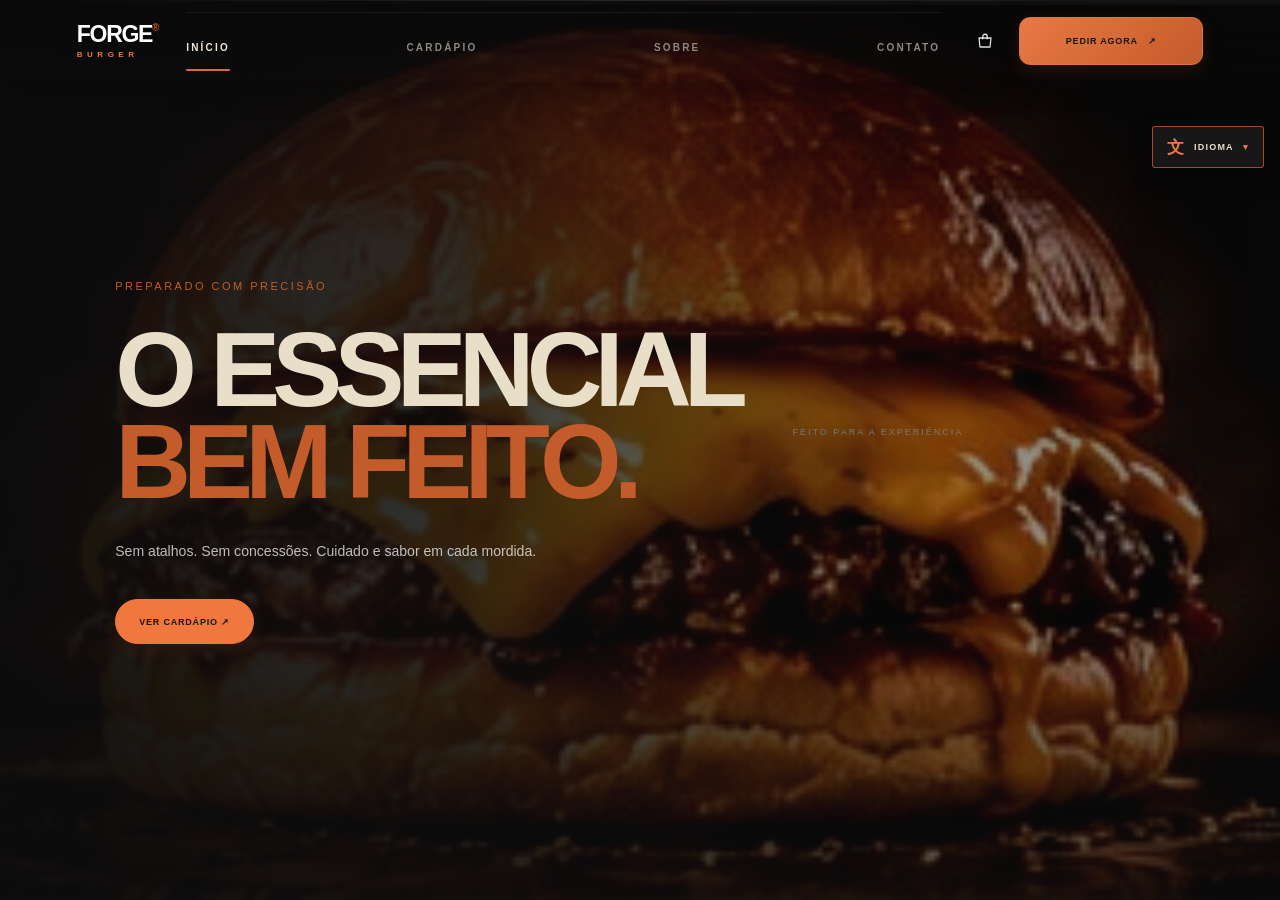
<file: index.html>
<!DOCTYPE html>
<html lang="pt-BR">
<head>
    <meta charset="UTF-8">
    <meta name="viewport" content="width=device-width, initial-scale=1.0">
    <meta name="theme-color" content="#171717">
    <meta name="description" content="Hambúrgueres FORGE: conheça nossa proposta, o cardápio e faça seu pedido.">
<title>FORGE BURGER — Sabor que marca</title>
    <link rel="stylesheet" href="css/style.css?v=20261124k">
    <link rel="stylesheet" href="css/responsive.css?v=20261124b">
</head>
<body>

    <header class="header">
        <a href="index.html" class="logo">
            FORGE<span>®</span>
            <small>BURGER</small>
        </a>

        <nav class="nav" aria-label="Navegação principal">
            <a href="index.html" aria-current="page">INÍCIO</a>
            <a href="menu.html">CARDÁPIO</a>
            <a href="about.html">SOBRE</a>
            <a href="contact.html">CONTATO</a>
        </nav>

        <div class="header-actions"><a class="header-icon" href="menu.html#menu" aria-label="Abrir loja e fazer pedido" title="Abrir loja"><svg viewBox="0 0 24 24" aria-hidden="true"><path d="M4 8h16l-1.3 12H5.3L4 8Z"/><path d="M9 9V6a3 3 0 0 1 6 0v3"/></svg></a><a class="header-icon header-menu-icon" href="menu.html" aria-label="Abrir menu" title="Menu"><svg viewBox="0 0 24 24" aria-hidden="true"><path d="M4 7h16M4 12h16M4 17h16"/></svg></a><a href="menu.html" class="header-button">PEDIR AGORA<span aria-hidden="true">↗</span></a></div>
    </header>

    
    <nav class="page-indicator" aria-label="Navegação entre páginas">
        <a href="index.html" aria-label="INÍCIO" aria-current="page">
            <span class="indicator-number">01</span>
            <span class="indicator-icon"><svg viewBox="0 0 24 24" aria-hidden="true"><path d="m3 10 9-7 9 7"/><path d="M5 9v12h14V9M9 21v-7h6v7"/></svg></span>
            <span class="indicator-label">INÍCIO</span>
        </a>
        <a href="menu.html" aria-label="CARDÁPIO">
            <span class="indicator-number">02</span>
            <span class="indicator-icon"><svg viewBox="0 0 24 24" aria-hidden="true"><path d="M4 7h16M4 12h16M4 17h16"/><path d="M7 4h10M7 20h10"/></svg></span>
            <span class="indicator-label">CARDÁPIO</span>
        </a>
        <a href="about.html" aria-label="SOBRE">
            <span class="indicator-number">03</span>
            <span class="indicator-icon"><svg viewBox="0 0 24 24" aria-hidden="true"><circle cx="12" cy="12" r="9"/><path d="M12 11v5M12 8h.01"/></svg></span>
            <span class="indicator-label">SOBRE</span>
        </a>
        <a href="contact.html" aria-label="CONTATO">
            <span class="indicator-number">04</span>
            <span class="indicator-icon"><svg viewBox="0 0 24 24" aria-hidden="true"><rect x="3" y="5" width="18" height="14" rx="2"/><path d="m4 7 8 6 8-6"/></svg></span>
            <span class="indicator-label">CONTATO</span>
        </a>
    </nav>

    <main>

        <!-- HERO -->

        <section class="hero" id="home">

            <div class="hero-content">
                <span class="eyebrow">PREPARADO COM PRECISÃO</span>

                <h1>
                    O ESSENCIAL<br>
                    <span>BEM FEITO.</span>
                </h1>

                <p>
                    Sem atalhos. Sem concessões.
                    Cuidado e sabor em cada mordida.
                </p>

                <a href="menu.html" class="hero-button">
                    VER CARDÁPIO ↗
                </a>
            </div>

            <div class="hero-media" aria-hidden="true">
                <video class="hero-video" autoplay muted loop playsinline preload="metadata" poster="images/the-original.jpg">
                    <source src="images/forge-home.mp4" type="video/mp4">
                </video>
            </div>

            <div class="hero-bottom">
                <span>FEITO PARA A EXPERIÊNCIA</span>
            </div>

        </section>

    </main>

    <script src="js/main.js" defer></script>
    <script src="js/translator.js?v=3" defer></script>
</body>
</html>
</file>
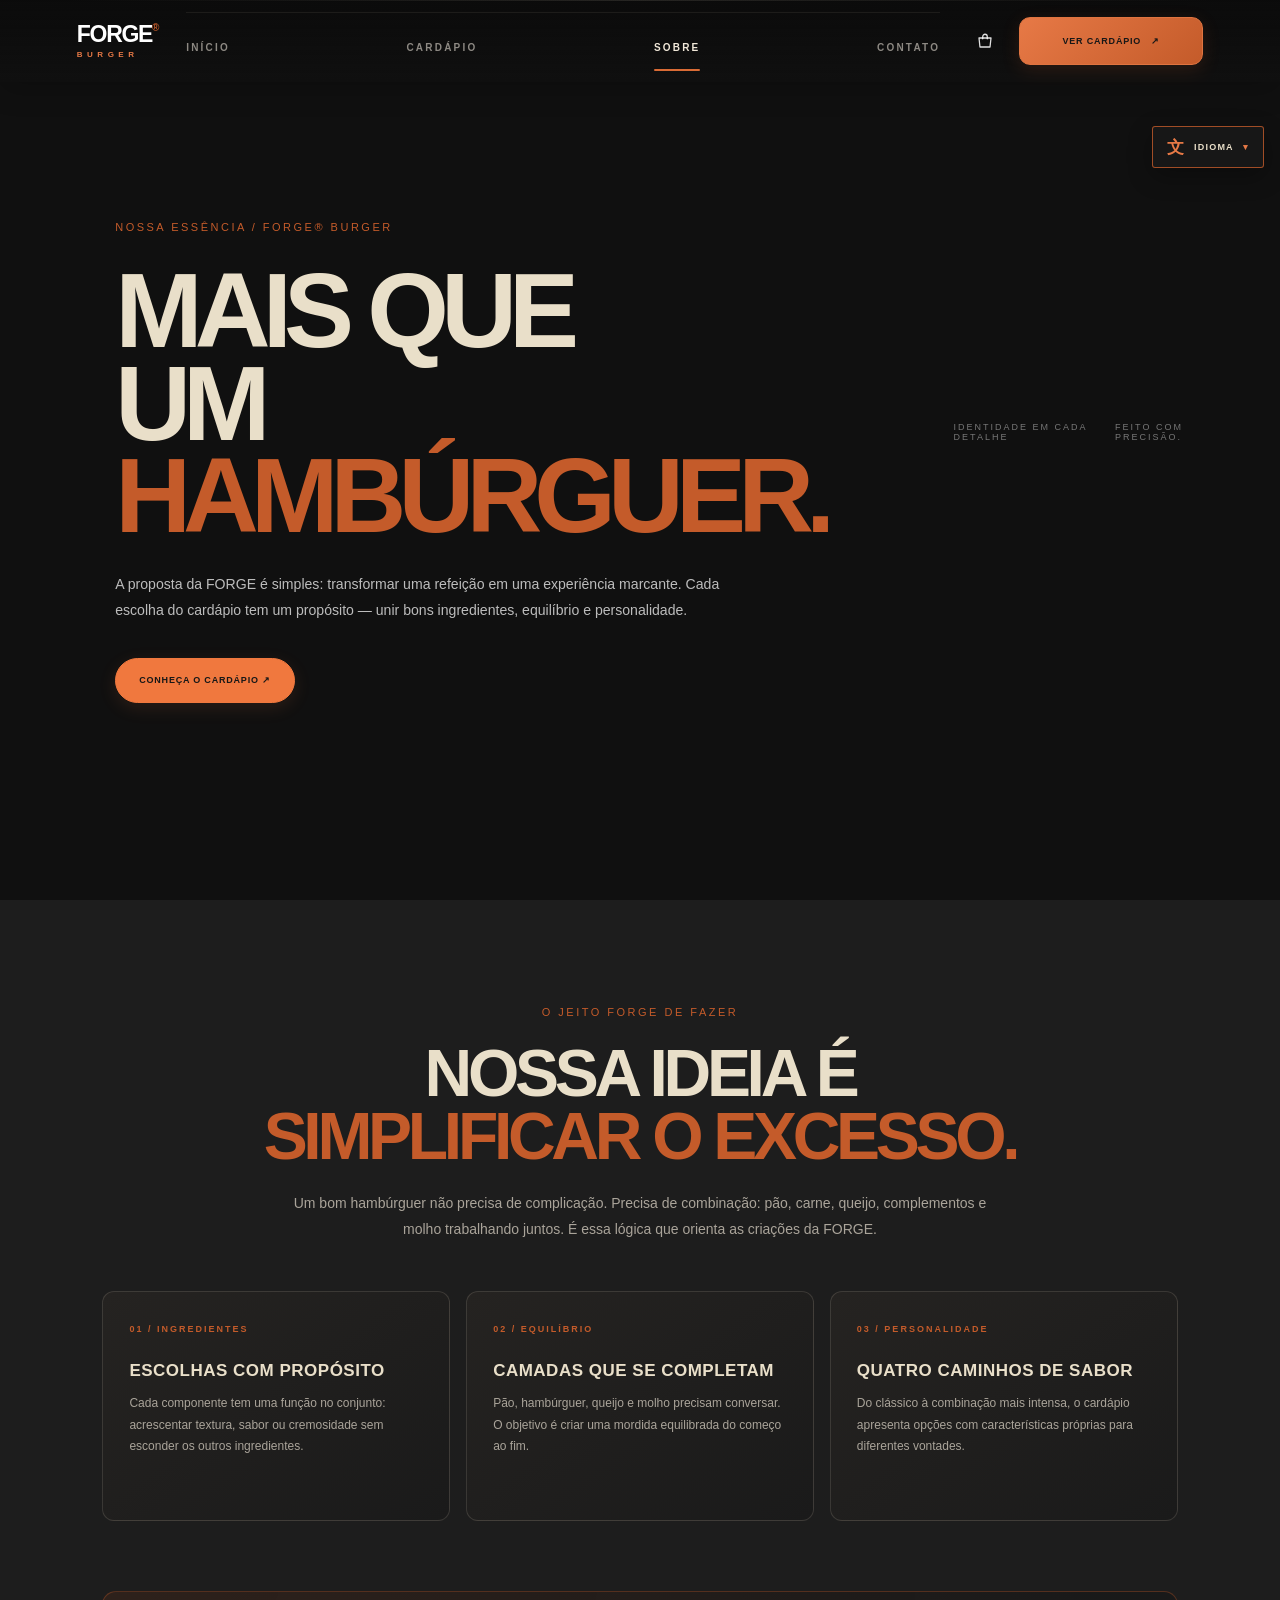
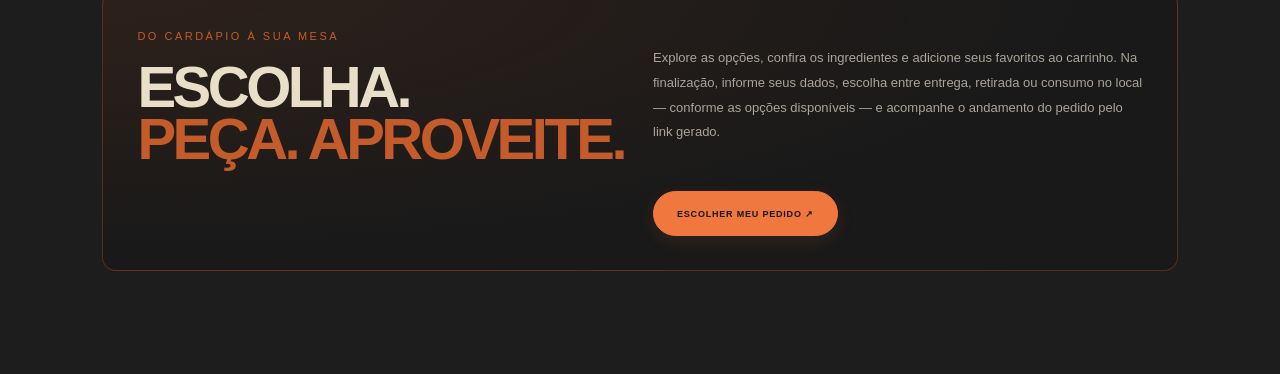
<file: about.html>
<!DOCTYPE html>
<html lang="pt-BR">
<head>
    <meta charset="UTF-8">
    <meta name="viewport" content="width=device-width, initial-scale=1.0">
    <meta name="theme-color" content="#171717">
    <meta name="description" content="Conheça a proposta, os princípios e o cuidado por trás da FORGE BURGER.">
    <title>SOBRE — FORGE BURGER</title>
    <link rel="stylesheet" href="css/style.css?v=20261124k">
    <link rel="stylesheet" href="css/responsive.css?v=20261124b">
</head>
<body>
    <header class="header">
        <a href="index.html" class="logo">FORGE<span>®</span><small>BURGER</small></a>
        <nav class="nav" aria-label="Navegação principal">
            <a href="index.html">INÍCIO</a>
            <a href="menu.html">CARDÁPIO</a>
            <a href="about.html" aria-current="page">SOBRE</a>
            <a href="contact.html">CONTATO</a>
        </nav>
        <div class="header-actions"><a class="header-icon" href="menu.html#menu" aria-label="Abrir loja e fazer pedido" title="Abrir loja"><svg viewBox="0 0 24 24" aria-hidden="true"><path d="M4 8h16l-1.3 12H5.3L4 8Z"/><path d="M9 9V6a3 3 0 0 1 6 0v3"/></svg></a><a class="header-icon header-menu-icon" href="menu.html" aria-label="Abrir menu" title="Menu"><svg viewBox="0 0 24 24" aria-hidden="true"><path d="M4 7h16M4 12h16M4 17h16"/></svg></a><a href="menu.html" class="header-button">VER CARDÁPIO<span aria-hidden="true">↗</span></a></div>
    </header>
    
    <nav class="page-indicator" aria-label="Navegação entre páginas">
        <a href="index.html" aria-label="INÍCIO">
            <span class="indicator-number">01</span>
            <span class="indicator-icon"><svg viewBox="0 0 24 24" aria-hidden="true"><path d="m3 10 9-7 9 7"/><path d="M5 9v12h14V9M9 21v-7h6v7"/></svg></span>
            <span class="indicator-label">INÍCIO</span>
        </a>
        <a href="menu.html" aria-label="CARDÁPIO">
            <span class="indicator-number">02</span>
            <span class="indicator-icon"><svg viewBox="0 0 24 24" aria-hidden="true"><path d="M4 7h16M4 12h16M4 17h16"/><path d="M7 4h10M7 20h10"/></svg></span>
            <span class="indicator-label">CARDÁPIO</span>
        </a>
        <a href="about.html" aria-label="SOBRE" aria-current="page">
            <span class="indicator-number">03</span>
            <span class="indicator-icon"><svg viewBox="0 0 24 24" aria-hidden="true"><circle cx="12" cy="12" r="9"/><path d="M12 11v5M12 8h.01"/></svg></span>
            <span class="indicator-label">SOBRE</span>
        </a>
        <a href="contact.html" aria-label="CONTATO">
            <span class="indicator-number">04</span>
            <span class="indicator-icon"><svg viewBox="0 0 24 24" aria-hidden="true"><rect x="3" y="5" width="18" height="14" rx="2"/><path d="m4 7 8 6 8-6"/></svg></span>
            <span class="indicator-label">CONTATO</span>
        </a>
    </nav>

    <main>
        <section class="hero forge-page-hero about-hero">
            <div class="hero-content"><span class="eyebrow">NOSSA ESSÊNCIA / FORGE® BURGER</span><h1>MAIS QUE<br>UM <span>HAMBÚRGUER.</span></h1><p>A proposta da FORGE é simples: transformar uma refeição em uma experiência marcante. Cada escolha do cardápio tem um propósito — unir bons ingredientes, equilíbrio e personalidade.</p><a href="menu.html" class="hero-button">CONHEÇA O CARDÁPIO ↗</a></div>
            <div class="hero-bottom"><span>IDENTIDADE EM CADA DETALHE</span><span>FEITO COM PRECISÃO.</span></div>
        </section>
        <section class="about-details" aria-labelledby="about-details-title">
          <div class="about-intro"><span class="eyebrow">O JEITO FORGE DE FAZER</span><h2 id="about-details-title">NOSSA IDEIA É<br><span>SIMPLIFICAR O EXCESSO.</span></h2><p>Um bom hambúrguer não precisa de complicação. Precisa de combinação: pão, carne, queijo, complementos e molho trabalhando juntos. É essa lógica que orienta as criações da FORGE.</p></div>
          <div class="about-principles">
            <article class="about-principle"><span>01 / INGREDIENTES</span><h3>ESCOLHAS COM PROPÓSITO</h3><p>Cada componente tem uma função no conjunto: acrescentar textura, sabor ou cremosidade sem esconder os outros ingredientes.</p></article>
            <article class="about-principle"><span>02 / EQUILÍBRIO</span><h3>CAMADAS QUE SE COMPLETAM</h3><p>Pão, hambúrguer, queijo e molho precisam conversar. O objetivo é criar uma mordida equilibrada do começo ao fim.</p></article>
            <article class="about-principle"><span>03 / PERSONALIDADE</span><h3>QUATRO CAMINHOS DE SABOR</h3><p>Do clássico à combinação mais intensa, o cardápio apresenta opções com características próprias para diferentes vontades.</p></article>
          </div>
          <div class="about-method"><div><span class="eyebrow">DO CARDÁPIO À SUA MESA</span><h2>ESCOLHA.<br><span>PEÇA. APROVEITE.</span></h2></div><p>Explore as opções, confira os ingredientes e adicione seus favoritos ao carrinho. Na finalização, informe seus dados, escolha entre entrega, retirada ou consumo no local — conforme as opções disponíveis — e acompanhe o andamento do pedido pelo link gerado.</p><a href="menu.html" class="hero-button">ESCOLHER MEU PEDIDO ↗</a></div>
        </section>
    </main>
    <script src="js/main.js" defer></script>
    <script src="js/translator.js?v=3" defer></script>
</body>
</html>
</file>
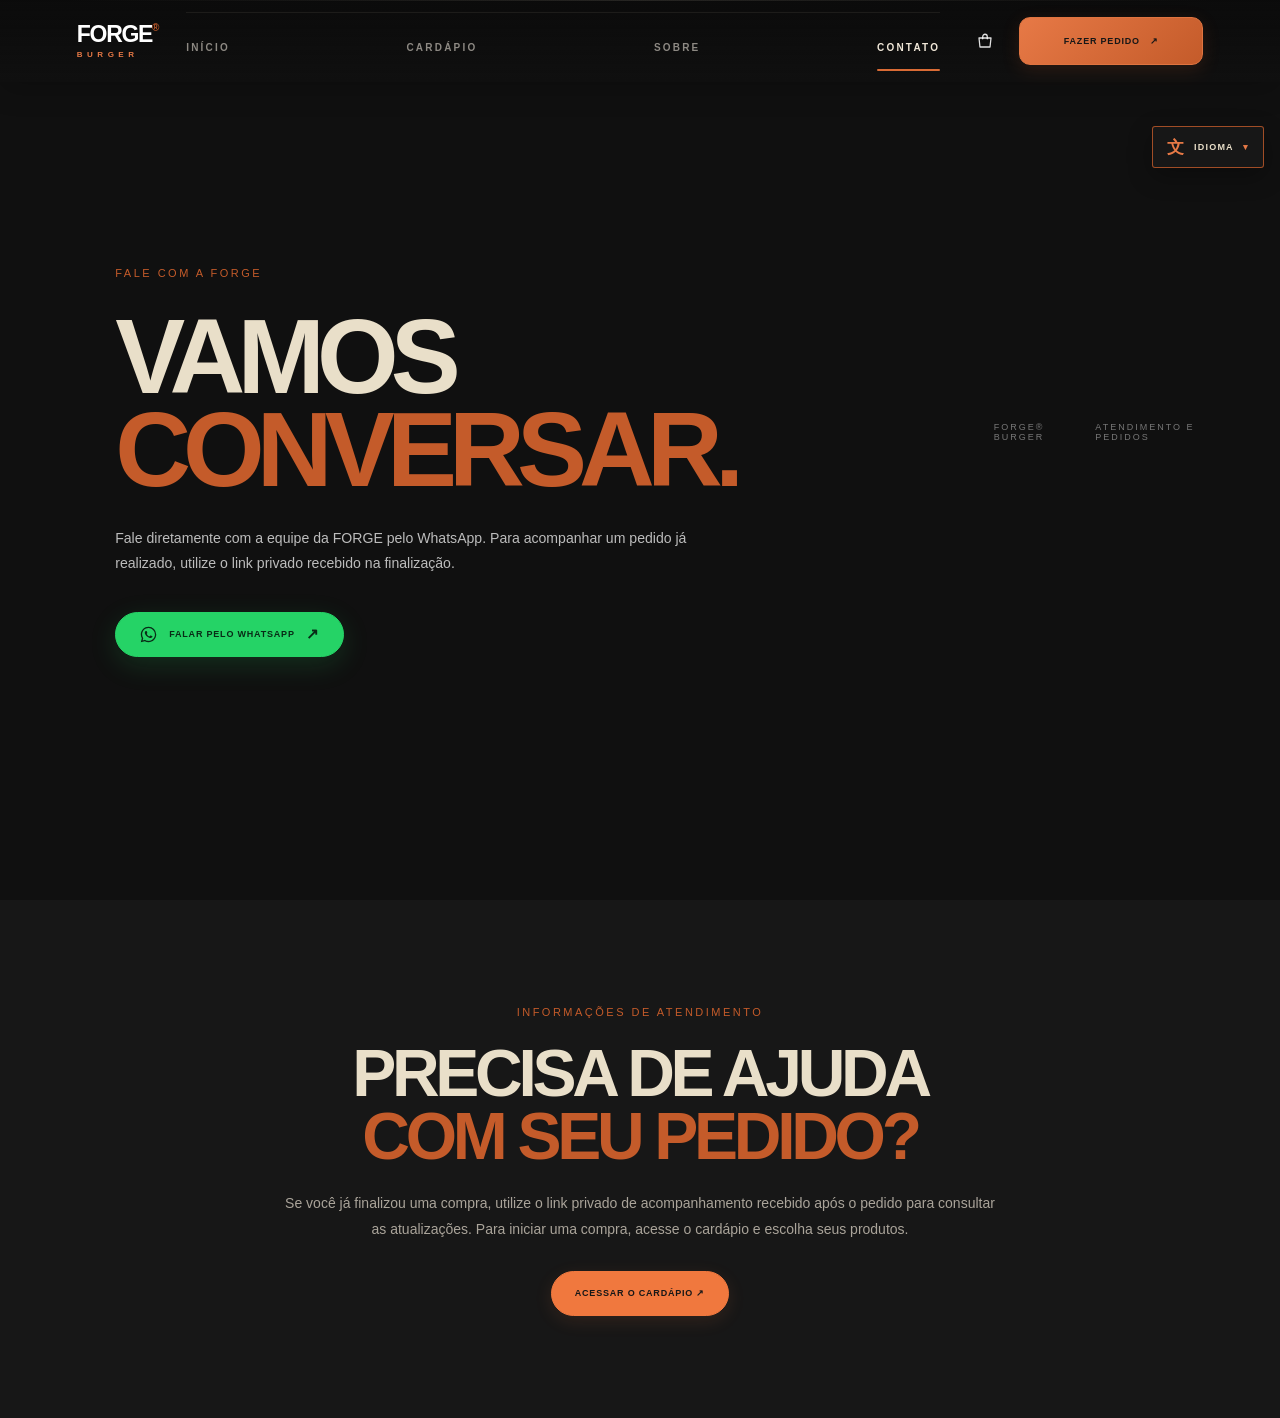
<file: contact.html>
<!DOCTYPE html>
<html lang="pt-BR">
<head>
    <meta charset="UTF-8">
    <meta name="viewport" content="width=device-width, initial-scale=1.0">
    <meta name="theme-color" content="#171717">
    <meta name="description" content="Entre em contato com a FORGE BURGER.">
    <title>CONTATO — FORGE BURGER</title>
    <link rel="stylesheet" href="css/style.css?v=20261124k">
    <link rel="stylesheet" href="css/responsive.css?v=20261124b">
</head>
<body>
    <header class="header">
        <a href="index.html" class="logo">FORGE<span>®</span><small>BURGER</small></a>
        <nav class="nav" aria-label="Navegação principal">
            <a href="index.html">INÍCIO</a>
            <a href="menu.html">CARDÁPIO</a>
            <a href="about.html">SOBRE</a>
            <a href="contact.html" aria-current="page">CONTATO</a>
        </nav>
        <div class="header-actions"><a class="header-icon" href="menu.html#menu" aria-label="Abrir loja e fazer pedido" title="Abrir loja"><svg viewBox="0 0 24 24" aria-hidden="true"><path d="M4 8h16l-1.3 12H5.3L4 8Z"/><path d="M9 9V6a3 3 0 0 1 6 0v3"/></svg></a><a class="header-icon header-menu-icon" href="menu.html" aria-label="Abrir menu" title="Menu"><svg viewBox="0 0 24 24" aria-hidden="true"><path d="M4 7h16M4 12h16M4 17h16"/></svg></a><a href="menu.html" class="header-button">FAZER PEDIDO<span aria-hidden="true">↗</span></a></div>
    </header>
    
    <nav class="page-indicator" aria-label="Navegação entre páginas">
        <a href="index.html" aria-label="INÍCIO">
            <span class="indicator-number">01</span>
            <span class="indicator-icon"><svg viewBox="0 0 24 24" aria-hidden="true"><path d="m3 10 9-7 9 7"/><path d="M5 9v12h14V9M9 21v-7h6v7"/></svg></span>
            <span class="indicator-label">INÍCIO</span>
        </a>
        <a href="menu.html" aria-label="CARDÁPIO">
            <span class="indicator-number">02</span>
            <span class="indicator-icon"><svg viewBox="0 0 24 24" aria-hidden="true"><path d="M4 7h16M4 12h16M4 17h16"/><path d="M7 4h10M7 20h10"/></svg></span>
            <span class="indicator-label">CARDÁPIO</span>
        </a>
        <a href="about.html" aria-label="SOBRE">
            <span class="indicator-number">03</span>
            <span class="indicator-icon"><svg viewBox="0 0 24 24" aria-hidden="true"><circle cx="12" cy="12" r="9"/><path d="M12 11v5M12 8h.01"/></svg></span>
            <span class="indicator-label">SOBRE</span>
        </a>
        <a href="contact.html" aria-label="CONTATO" aria-current="page">
            <span class="indicator-number">04</span>
            <span class="indicator-icon"><svg viewBox="0 0 24 24" aria-hidden="true"><rect x="3" y="5" width="18" height="14" rx="2"/><path d="m4 7 8 6 8-6"/></svg></span>
            <span class="indicator-label">CONTATO</span>
        </a>
    </nav>

    <main>
        <section class="hero forge-page-hero contact-hero"><div class="hero-content"><span class="eyebrow">FALE COM A FORGE</span><h1>VAMOS<br><span>CONVERSAR.</span></h1><p>Fale diretamente com a equipe da FORGE pelo WhatsApp. Para acompanhar um pedido já realizado, utilize o link privado recebido na finalização.</p><a href="https://wa.me/5585974005691" class="hero-button whatsapp-hero-button" target="_blank" rel="noopener noreferrer" aria-label="Falar com a FORGE pelo WhatsApp"><svg viewBox="0 0 32 32" aria-hidden="true" focusable="false"><path d="M16.04 3C8.87 3 3.04 8.82 3.04 15.99c0 2.29.6 4.52 1.75 6.48L3 29l6.7-1.75a13 13 0 0 0 6.33 1.64h.01c7.17 0 13-5.83 13-13A12.92 12.92 0 0 0 16.04 3Zm0 23.68h-.01a10.8 10.8 0 0 1-5.5-1.51l-.39-.23-3.98 1.04 1.06-3.88-.25-.4a10.77 10.77 0 0 1-1.66-5.71c0-5.94 4.83-10.77 10.78-10.77a10.7 10.7 0 0 1 7.62 3.16 10.7 10.7 0 0 1 3.15 7.62c0 5.95-4.83 10.78-10.77 10.78Zm5.91-8.07c-.32-.16-1.88-.93-2.17-1.03-.29-.11-.5-.16-.71.16-.21.32-.82 1.03-1 1.24-.18.21-.37.24-.69.08-.32-.16-1.34-.49-2.55-1.57-.94-.84-1.58-1.88-1.76-2.2-.18-.32-.02-.49.14-.65.14-.14.32-.37.48-.55.16-.19.21-.32.32-.53.11-.21.05-.4-.03-.56-.08-.16-.71-1.72-.98-2.36-.26-.62-.52-.54-.71-.55h-.61c-.21 0-.55.08-.84.4-.29.32-1.1 1.08-1.1 2.63s1.13 3.05 1.29 3.26c.16.21 2.22 3.39 5.38 4.76.75.32 1.34.52 1.8.66.76.24 1.45.21 2 .13.61-.09 1.88-.77 2.14-1.51.26-.74.26-1.37.18-1.51-.08-.13-.29-.21-.61-.37Z"/></svg><span>FALAR PELO WHATSAPP</span><span class="whatsapp-arrow" aria-hidden="true">↗</span></a></div><div class="hero-bottom"><span>FORGE® BURGER</span><span>ATENDIMENTO E PEDIDOS</span></div></section>
        <section class="contact-details"><span class="eyebrow">INFORMAÇÕES DE ATENDIMENTO</span><h2>PRECISA DE AJUDA<br><span>COM SEU PEDIDO?</span></h2><p>Se você já finalizou uma compra, utilize o link privado de acompanhamento recebido após o pedido para consultar as atualizações. Para iniciar uma compra, acesse o cardápio e escolha seus produtos.</p><a href="menu.html" class="hero-button">ACESSAR O CARDÁPIO ↗</a></section>
    </main>
    <script src="js/main.js" defer></script>
    <script src="js/translator.js?v=3" defer></script>
</body>
</html>
</file>
<file: css/style.css>
:root{--black:#171717;--panel:#1d1d1d;--orange:#c45b2a;--cream:#e9dfc9;--white:#fff;--gray:#858585}
*{margin:0;padding:0;box-sizing:border-box}
html{scroll-behavior:smooth}
body{min-height:100vh;background:var(--black);color:var(--cream);font-family:Arial,Helvetica,sans-serif;overflow-x:hidden}
a{color:inherit;text-decoration:none}
img{display:block;max-width:100%}
::selection{background:var(--orange);color:var(--white)}
.header{position:relative;z-index:30;min-height:90px;padding:0 5%;display:flex;align-items:center;justify-content:space-between;gap:28px;border-bottom:1px solid rgba(233,223,201,.12);background:#171717}
.logo{flex:0 0 auto;font-size:25px;font-weight:900;letter-spacing:-1.5px;line-height:1}
.logo span{color:var(--orange);font-size:10px;vertical-align:top}
.logo small{display:block;margin-top:5px;color:var(--orange);font-size:9px;letter-spacing:5px}
.nav{display:flex;align-items:center;justify-content:center;gap:clamp(16px,3vw,35px)}
.nav a{position:relative;padding:10px 0;color:var(--gray);font-size:10px;letter-spacing:2px;transition:color .25s}
.nav a:hover,.nav a[aria-current=page]{color:var(--cream)}
.nav a:after{position:absolute;content:"";left:0;bottom:3px;width:0;height:1px;background:var(--orange);transition:width .25s}
.nav a:hover:after,.nav a[aria-current=page]:after{width:100%}
.header-button,.hero-button{display:inline-flex;min-height:46px;align-items:center;justify-content:center;gap:10px;padding:0 23px;border:1px solid var(--orange);border-radius:999px;font-size:10px;font-weight:700;letter-spacing:1.4px;transition:background .25s,color .25s,box-shadow .25s,transform .25s}
.header-button{flex:0 0 auto;background:var(--orange);color:var(--black)}
.header-button:hover{background:#df7440;box-shadow:0 8px 22px rgba(196,91,42,.22);transform:translateY(-2px)}
.hero{position:relative;display:flex;min-height:650px;height:calc(100svh - 90px);max-height:850px;align-items:center;overflow:hidden;padding:60px 10% 90px;background:radial-gradient(ellipse at 80% 50%,rgba(196,91,42,.15),transparent 40%),#171717}
.hero-content{position:relative;z-index:2;max-width:100%}
.eyebrow{color:var(--orange);font-size:11px;letter-spacing:4px}
.hero h1{margin:30px 0;font-size:clamp(64px,10.5vw,142px);font-weight:900;line-height:.88;letter-spacing:-.075em;overflow-wrap:normal}
.hero h1 span{color:var(--orange)}
.hero-content p{max-width:540px;margin-bottom:35px;color:var(--gray);font-size:14px;line-height:1.8}
.hero-button{background:rgba(196,91,42,.06);color:var(--cream)}
.hero-button:hover{background:var(--orange);color:var(--white);box-shadow:0 0 24px rgba(196,91,42,.3);transform:translateY(-2px)}
.hero-bottom{position:absolute;right:5%;bottom:28px;left:5%;display:flex;justify-content:space-between;gap:20px;color:#777;font-size:9px;letter-spacing:2px}
.forge-page-hero .hero-content{width:100%;max-width:1000px}
.forge-page-hero h1{max-width:100%;font-size:clamp(58px,9vw,122px)}
/* Menu */
.menu-section{min-height:calc(100vh - 90px);padding:100px 10%;background:var(--panel)}
.menu-heading{margin-bottom:58px}
.menu-heading h1{margin:25px 0;font-size:clamp(55px,8vw,100px);font-weight:900;line-height:.9;letter-spacing:-.065em}
.menu-heading h1 span{color:var(--orange)}
.menu-heading p{margin-top:20px;color:var(--gray);font-size:14px}
.menu-grid{display:grid;grid-template-columns:repeat(2,minmax(0,1fr));gap:1px;border:1px solid rgba(233,223,201,.15);background:rgba(233,223,201,.15)}
.menu-card{position:relative;min-width:0;overflow:hidden;padding:0 0 30px;background:var(--panel);transition:background .3s}
.menu-card:hover{background:#25211f}
.menu-card img{width:100%;height:260px;object-fit:cover;transition:transform .5s}
.menu-card:hover img{transform:scale(1.035)}
.menu-number{display:block;margin:0 30px 20px;color:var(--orange);font-size:11px;letter-spacing:3px}
.menu-info{padding:0 30px}
.menu-info h2{margin-bottom:12px;color:var(--cream);font-size:22px;letter-spacing:1px}
.menu-info p{max-width:350px;margin-bottom:20px;color:var(--gray);font-size:13px;line-height:1.7}
.menu-info strong{color:var(--orange);font-size:18px;letter-spacing:1px}
.menu-footer{position:relative;min-height:70px;padding:25px 5%;color:#777;font-size:9px;letter-spacing:2px}
/* Numbered page navigation */
.page-indicator{position:fixed;z-index:40;top:50%;right:22px;display:flex;flex-direction:column;align-items:stretch;gap:8px;width:76px;padding:12px 9px;transform:translateY(-50%);border:1px solid rgba(233,223,201,.2);border-radius:22px;background:rgba(18,18,18,.9);-webkit-backdrop-filter:blur(14px);backdrop-filter:blur(14px);box-shadow:0 12px 34px rgba(0,0,0,.3)}
.page-indicator a{display:flex;width:100%;min-height:58px;flex-direction:column;align-items:center;justify-content:center;gap:5px;border-radius:14px;color:rgba(233,223,201,.58);transition:color .25s,background .25s,transform .25s}
.indicator-number{font-size:8px;line-height:1;letter-spacing:1.5px;font-weight:700}
.indicator-icon{display:grid;width:21px;height:21px;place-items:center}
.indicator-icon svg{display:block;width:19px;height:19px;fill:none;stroke:currentColor;stroke-width:1.6;stroke-linecap:round;stroke-linejoin:round}
.indicator-label{font-size:7px;line-height:1;letter-spacing:1px;font-weight:700}
.page-indicator a:hover{color:var(--cream);background:rgba(233,223,201,.08);transform:translateY(-2px)}
.page-indicator a[aria-current=page]{color:#171717;background:var(--orange);box-shadow:0 0 18px rgba(196,91,42,.28)}
.page-indicator a[aria-current=page] .indicator-number,.page-indicator a[aria-current=page] .indicator-label{color:#171717}
body{opacity:1;transition:opacity .2s ease}
body.page-leaving{opacity:0}
a:focus-visible{outline:2px solid var(--orange);outline-offset:4px}
@media(prefers-reduced-motion:reduce){*,*:before,*:after{scroll-behavior:auto!important;animation-duration:.01ms!important;transition-duration:.01ms!important}}


/* Footer alignment and readable separation */
.menu-footer{position:relative;display:flex;align-items:center;justify-content:space-between;gap:18px;flex-wrap:wrap;min-height:82px;padding:25px 5%;color:#858585;font-size:9px;letter-spacing:1.6px}


/* Shopping cart and product actions */
.add-to-cart{display:flex;align-items:center;justify-content:space-between;width:100%;min-height:44px;margin-top:22px;padding:0 15px;border:1px solid rgba(196,91,42,.65);background:transparent;color:var(--cream);font-size:9px;font-weight:700;letter-spacing:1.5px;cursor:pointer;transition:background .2s,color .2s,border-color .2s}
.add-to-cart span{font-size:18px;color:var(--orange)}
.add-to-cart:hover{background:var(--orange);border-color:var(--orange);color:#171717}
.add-to-cart:hover span{color:#171717}
.cart-launcher{position:fixed;z-index:45;right:24px;bottom:24px;display:flex;align-items:center;gap:10px;min-height:54px;padding:0 18px;border:1px solid var(--orange);border-radius:999px;background:var(--orange);color:#171717;font-size:10px;font-weight:900;letter-spacing:1px;cursor:pointer;box-shadow:0 10px 30px rgba(0,0,0,.35)}
.cart-symbol:after{content:" / PEDIDO"}
.cart-count{display:grid;min-width:22px;height:22px;place-items:center;border-radius:50%;background:#171717;color:var(--cream);font-size:10px}
.cart-count[hidden]{display:none}
.cart-panel{position:fixed;z-index:100;inset:0;visibility:hidden;pointer-events:none}
.cart-panel.is-open{visibility:visible;pointer-events:auto}
.cart-backdrop{position:absolute;inset:0;background:rgba(0,0,0,.68);opacity:0;transition:opacity .25s}
.cart-panel.is-open .cart-backdrop{opacity:1}
.cart-sheet{position:absolute;top:0;right:0;display:flex;width:min(480px,100%);height:100%;height:100dvh;flex-direction:column;padding:clamp(22px,5vw,38px);background:#1b1b1b;border-left:1px solid rgba(233,223,201,.15);transform:translateX(102%);transition:transform .3s ease;overflow-y:auto}
.cart-panel.is-open .cart-sheet{transform:translateX(0)}
.cart-head{display:flex;align-items:flex-start;justify-content:space-between;gap:20px;padding-bottom:26px;border-bottom:1px solid rgba(233,223,201,.15)}
.cart-head h2{margin-top:10px;font-size:clamp(30px,7vw,42px);letter-spacing:-1.8px}
.cart-head h2 span{color:var(--orange)}
.cart-close{width:42px;height:42px;border:1px solid rgba(233,223,201,.25);border-radius:50%;background:transparent;color:var(--cream);font-size:26px;cursor:pointer}
.cart-items{flex:1;padding:12px 0}
.cart-empty{padding:32px 0;color:var(--gray);font-size:13px;line-height:1.7}
.cart-line{display:grid;grid-template-columns:1fr auto;gap:12px;padding:20px 0;border-bottom:1px solid rgba(233,223,201,.1)}
.cart-line-copy{display:flex;flex-direction:column;gap:7px}
.cart-line-copy strong{font-size:13px;letter-spacing:.7px}
.cart-line-copy span{color:var(--gray);font-size:11px}
.cart-controls{display:flex;align-items:center;gap:12px}
.cart-controls button{width:30px;height:30px;border:1px solid rgba(233,223,201,.25);border-radius:50%;background:transparent;color:var(--cream);font-size:18px;cursor:pointer}
.cart-controls span{min-width:12px;text-align:center;font-size:12px}
.cart-line-total{grid-column:1/-1;color:var(--orange);font-size:13px}
.cart-summary{display:flex;justify-content:space-between;gap:15px;padding:22px 0;border-top:1px solid rgba(233,223,201,.18);font-size:10px;letter-spacing:1.5px}
.cart-summary strong{color:var(--orange);font-size:18px;letter-spacing:0}
.cart-note{margin-bottom:18px;color:var(--gray);font-size:11px;line-height:1.6}
.cart-checkout{min-height:52px;border:0;background:#39332f;color:#999;font-size:10px;font-weight:800;letter-spacing:1.4px;cursor:not-allowed}
.cart-toast{position:fixed;z-index:110;right:24px;bottom:92px;max-width:calc(100% - 48px);padding:13px 18px;border:1px solid rgba(196,91,42,.7);background:#1b1b1b;color:var(--cream);font-size:10px;letter-spacing:1px;opacity:0;transform:translateY(8px);pointer-events:none;transition:opacity .2s,transform .2s}
.cart-toast.is-visible{opacity:1;transform:translateY(0)}
body.cart-is-open{overflow:hidden}
@media(max-width:768px){.cart-launcher{right:14px;bottom:78px;min-height:48px;padding:0 15px}.cart-toast{right:14px;bottom:136px}.cart-sheet{width:100%;border-left:0}}


/* Guest checkout form */
.checkout-form{display:grid;gap:14px;padding:26px 0 8px;border-top:1px solid rgba(233,223,201,.15)}
.checkout-form h3{font-size:22px;letter-spacing:-.8px}.checkout-form h3 span{color:var(--orange)}
.checkout-form label{display:grid;gap:7px;color:#aaa;font-size:9px;font-weight:700;letter-spacing:1.2px}
.checkout-form input,.checkout-form select,.checkout-form textarea{width:100%;min-height:44px;padding:12px;border:1px solid rgba(233,223,201,.2);border-radius:0;background:#242424;color:var(--cream);font:inherit;font-size:12px;letter-spacing:0;outline:none}
.checkout-form textarea{resize:vertical}.checkout-form input:focus,.checkout-form select:focus,.checkout-form textarea:focus{border-color:var(--orange)}
.checkout-form [hidden]{display:none!important}
.checkout-message{min-height:18px;color:#f2a17d;font-size:11px;line-height:1.5}
.cart-checkout:enabled{background:var(--orange);color:#171717;cursor:pointer}
.cart-checkout:disabled{opacity:.65;cursor:wait}


/* FORGE custom cursor — vivid orange with high-contrast outline */
:root{
  --forge-cursor: url("data:image/svg+xml,%3Csvg xmlns='http://www.w3.org/2000/svg' width='48' height='56' viewBox='0 0 48 56'%3E%3Cpath d='M5 3 L5 43 L15 33 L23 50 L31 46 L23 29 L39 28 Z' fill='%23ff641f' stroke='%23ffffff' stroke-width='2.8' stroke-linejoin='round'/%3E%3C/svg%3E") 5 3, auto;
  --forge-pointer: url("data:image/svg+xml,%3Csvg xmlns='http://www.w3.org/2000/svg' width='48' height='56' viewBox='0 0 48 56'%3E%3Cpath d='M5 3 L5 43 L15 33 L23 50 L31 46 L23 29 L39 28 Z' fill='%23ff641f' stroke='%23ffffff' stroke-width='2.8' stroke-linejoin='round'/%3E%3C/svg%3E") 5 3, pointer;
}
html,body,body *{cursor:var(--forge-cursor)}
a,button,[role="button"],input[type="submit"],input[type="button"],select,label[for],.add-to-cart,.cart-launcher,.cart-close,.cart-controls button{cursor:var(--forge-pointer)}
@media(hover:none){
  html,body,body *{cursor:auto}
  a,button,[role="button"],input[type="submit"],input[type="button"],select,label[for],.add-to-cart,.cart-launcher,.cart-close,.cart-controls button{cursor:pointer}
}


/* Cinematic HOME video */
.hero{isolation:isolate;background:#101010}
.hero-media{position:absolute;z-index:0;inset:0;overflow:hidden;background:radial-gradient(ellipse at 78% 50%,rgba(196,91,42,.18),transparent 42%),#111}
.hero-video{width:100%;height:100%;object-fit:cover;object-position:center 54%;opacity:.72;filter:saturate(.92) contrast(1.08)}
.hero-media:after{position:absolute;inset:0;content:"";background:linear-gradient(90deg,rgba(12,12,12,.94) 0%,rgba(12,12,12,.78) 36%,rgba(12,12,12,.22) 75%,rgba(12,12,12,.34) 100%),linear-gradient(0deg,rgba(12,12,12,.58),transparent 35%,rgba(12,12,12,.12))}
.hero-content{z-index:2}
.hero-bottom{z-index:2}
@media(prefers-reduced-motion:reduce){.hero-video{display:none}}


/* FORGE visual refinement — sharper calls to action and page rail */
.header-button,.hero-button{
  position:relative;
  min-height:48px;
  padding:0 24px;
  border-radius:2px;
  font-size:10px;
  letter-spacing:1.7px;
  overflow:hidden;
}
.header-button{
  background:var(--orange);
  color:#171717;
  box-shadow:inset 0 0 0 1px rgba(255,255,255,.08);
}
.header-button:hover{
  background:#e16b35;
  box-shadow:0 8px 26px rgba(196,91,42,.24);
  transform:translateY(-2px);
}
.hero-button{
  border-color:rgba(233,223,201,.48);
  background:rgba(18,18,18,.24);
  color:var(--cream);
}
.hero-button:hover{
  border-color:var(--orange);
  background:var(--orange);
  color:#171717;
  box-shadow:0 8px 26px rgba(196,91,42,.22);
  transform:translateY(-2px);
}
.header-button span,.hero-button span{transition:transform .2s ease}
.header-button:hover span,.hero-button:hover span{transform:translate(3px,-2px)}
.page-indicator{
  width:70px;
  padding:14px 8px;
  border-color:rgba(233,223,201,.16);
  border-radius:4px;
  background:rgba(15,15,15,.94);
}
.page-indicator a{
  position:relative;
  min-height:62px;
  border-radius:3px;
}
.page-indicator a[aria-current=page]{
  background:linear-gradient(135deg,#ff762f,var(--orange));
  box-shadow:0 5px 18px rgba(196,91,42,.22);
}
.page-indicator a[aria-current=page] .indicator-icon svg{stroke:#171717}
.page-indicator a:focus-visible,.header-button:focus-visible,.hero-button:focus-visible{
  outline:2px solid #fff;
  outline-offset:3px;
}
@media(max-width:900px){
  .page-indicator{
    width:min(360px,calc(100% - 28px));
    padding:7px 9px;
    border-radius:5px;
  }
  .page-indicator a{min-height:50px;border-radius:3px}
}
@media(max-width:768px){
  .header-button,.hero-button{min-height:44px;padding:0 17px;font-size:9px}
}


/* Menu cards — consistent editorial product presentation */
.menu-grid{gap:1px;border-color:rgba(233,223,201,.12);background:rgba(233,223,201,.12)}
.menu-card{display:flex;flex-direction:column;padding:0 0 26px;background:#1b1b1b}
.menu-card img{
  width:100%;
  height:clamp(240px,28vw,340px);
  object-fit:cover;
  object-position:center;
  background:#111;
}
.menu-card:hover img{transform:scale(1.025)}
.menu-number{
  position:absolute;
  top:16px;
  left:16px;
  z-index:2;
  display:grid;
  width:38px;
  height:38px;
  place-items:center;
  margin:0;
  border:1px solid rgba(233,223,201,.35);
  background:rgba(17,17,17,.82);
  color:var(--cream);
  font-size:10px;
  letter-spacing:1px;
  -webkit-backdrop-filter:blur(8px);
  backdrop-filter:blur(8px);
}
.menu-info{display:flex;flex:1;flex-direction:column;padding:24px 26px 0}
.menu-info h2{font-size:20px;letter-spacing:1.4px}
.menu-info p{min-height:44px;margin-bottom:22px;line-height:1.75}
.menu-info strong{display:block;margin-top:auto;padding-top:17px;border-top:1px solid rgba(233,223,201,.12)}
.add-to-cart{min-height:48px;margin-top:18px;padding:0 16px;border-color:rgba(196,91,42,.55);letter-spacing:1.7px}
.add-to-cart:disabled{border-color:#51463d;background:#282522;color:#777;cursor:not-allowed}
.add-to-cart:disabled span{color:#777}
.menu-card:hover .menu-info h2{color:#fff}
@media(max-width:768px){
  .menu-card img{height:clamp(220px,62vw,310px)}
  .menu-info{padding:20px 18px 0}
  .menu-info p{min-height:0}
}

/* Cart refinements */
.cart-launcher{
  min-height:56px;
  padding:0 20px;
  border:1px solid #e77946;
  border-radius:3px;
  background:linear-gradient(135deg,#e77946,var(--orange));
  box-shadow:0 12px 34px rgba(0,0,0,.42);
  transition:transform .2s,box-shadow .2s;
}
.cart-launcher:hover{transform:translateY(-3px);box-shadow:0 15px 38px rgba(196,91,42,.2)}
.cart-count{background:#171717;color:#fff}
.cart-sheet{border-left:1px solid rgba(233,223,201,.13);background:#191919}
.cart-line{padding:18px 0;border-bottom:1px solid rgba(233,223,201,.12)}
.cart-controls button{transition:background .18s,border-color .18s,color .18s}
.cart-controls button:hover{border-color:var(--orange);background:var(--orange);color:#171717}
.cart-summary{margin-top:8px}
.checkout-form{gap:13px}
.checkout-form input:focus-visible,.checkout-form select:focus-visible,.checkout-form textarea:focus-visible{
  outline:2px solid rgba(196,91,42,.45);
  outline-offset:1px;
}
.cart-checkout:enabled{
  min-height:54px;
  background:var(--orange);
  color:#171717;
  transition:background .2s,transform .2s;
}
.cart-checkout:enabled:hover{background:#e77946;transform:translateY(-1px)}
@media(max-width:768px){
  .cart-launcher{right:14px;bottom:76px;min-height:50px}
}


/* FORGE header — unified premium two-row navigation */
.header{
  display:grid;
  grid-template-columns:minmax(0,1fr) auto;
  grid-template-rows:auto auto;
  align-items:center;
  column-gap:28px;
  row-gap:17px;
  min-height:0;
  padding:22px 5% 17px;
  border:0;
  border-bottom:1px solid rgba(196,91,42,.34);
  background:#101010;
  box-shadow:0 8px 28px rgba(0,0,0,.2);
}
.header:before{
  position:absolute;
  top:0;
  right:5%;
  left:5%;
  height:1px;
  content:"";
  background:linear-gradient(90deg,transparent,rgba(233,223,201,.12),transparent);
}
.header .logo{grid-column:1;grid-row:1;align-self:center}
.header .header-button{grid-column:2;grid-row:1;min-width:184px;min-height:48px}
.header .nav{
  grid-column:1/-1;
  grid-row:2;
  display:flex;
  width:100%;
  justify-content:space-between;
  gap:24px;
  padding-top:14px;
  border-top:1px solid rgba(233,223,201,.075);
}
.header .nav a{
  padding:5px 0 8px;
  color:#8d8983;
  font-size:10px;
  letter-spacing:2.2px;
}
.header .nav a:hover,.header .nav a[aria-current=page]{color:#f0e7d8}
.header .nav a:after{bottom:0;height:2px;background:#d96b35}
.header .header-button{
  border:1px solid #df7440;
  background:linear-gradient(135deg,#e77946,#c45b2a);
  color:#171717;
  box-shadow:0 5px 18px rgba(196,91,42,.16);
}
.header .header-button:hover{background:#ed8450;box-shadow:0 8px 24px rgba(196,91,42,.24)}
@media(max-width:768px){
  .header{
    grid-template-columns:minmax(0,1fr) auto;
    grid-template-rows:auto auto;
    row-gap:12px;
    padding:15px 5% 12px;
    border-bottom-color:rgba(196,91,42,.3);
  }
  .header .nav{
    grid-column:1/-1;
    grid-row:2;
    padding-top:10px;
    border-top-color:rgba(233,223,201,.08);
  }
  .header .header-button{min-width:0;min-height:40px}
}


/* Unified FORGE button language — rounded edges and tactile press feedback */
:root{--forge-button-radius:11px;--forge-button-ease:cubic-bezier(.2,.75,.25,1)}
.header .header-button,.hero-button,.add-to-cart,.cart-launcher,.cart-checkout,
.admin-btn,.track-button,.contact-button,button[type="submit"],input[type="submit"],input[type="button"]{
  border-radius:var(--forge-button-radius);
  transition:background-color .2s var(--forge-button-ease),border-color .2s var(--forge-button-ease),
    color .2s var(--forge-button-ease),box-shadow .2s var(--forge-button-ease),
    transform .16s var(--forge-button-ease),filter .2s var(--forge-button-ease);
  -webkit-tap-highlight-color:transparent;
}
.header .header-button,.hero-button,.add-to-cart,.cart-launcher,.cart-checkout,
.admin-btn,button[type="submit"],input[type="submit"],input[type="button"]{
  overflow:hidden;
}
.header .header-button:active,.hero-button:active,.add-to-cart:active,
.cart-launcher:active,.cart-close:active,.cart-controls button:active,
.cart-checkout:enabled:active,.admin-btn:not(:disabled):active,
button[type="submit"]:not(:disabled):active,input[type="submit"]:not(:disabled):active,
input[type="button"]:not(:disabled):active{
  transform:translateY(1px) scale(.97);
  filter:brightness(.91);
  box-shadow:inset 0 2px 5px rgba(0,0,0,.22);
}
.add-to-cart,.cart-checkout,.admin-btn{border-radius:10px}
.cart-launcher{border-radius:12px}
.cart-close,.cart-controls button{transition:background .18s,border-color .18s,color .18s,transform .16s}
.cart-close:active,.cart-controls button:active{transform:scale(.92)}
.header .header-button:focus-visible,.hero-button:focus-visible,.add-to-cart:focus-visible,
.cart-launcher:focus-visible,.cart-close:focus-visible,.cart-checkout:focus-visible,
.admin-btn:focus-visible,button[type="submit"]:focus-visible,input[type="submit"]:focus-visible{
  outline:2px solid #f2a17d;outline-offset:3px;
}
:disabled{cursor:not-allowed}
@media(prefers-reduced-motion:reduce){
 .header .header-button,.hero-button,.add-to-cart,.cart-launcher,.cart-checkout,.admin-btn,
 button[type="submit"],input[type="submit"],input[type="button"]{transition:none}
}


/* Desktop, ultrawide and television presentation */
@media(min-width:1200px){
  .header{padding-right:clamp(5%,calc((100vw - 1500px)/2),10%);padding-left:clamp(5%,calc((100vw - 1500px)/2),10%)}
  .hero{min-height:680px;height:min(78svh,980px);max-height:980px;padding-right:clamp(9%,calc((100vw - 1500px)/2),15%);padding-left:clamp(9%,calc((100vw - 1500px)/2),15%)}
  .hero-content{max-width:min(58vw,850px)}
  .hero h1{font-size:clamp(100px,8.2vw,154px)}
  .hero-content p{font-size:clamp(14px,1.1vw,18px);max-width:620px}
  .hero-media{inset:0;display:flex;align-items:center;justify-content:center}
  .hero-video{display:block;width:100%;height:100%;object-fit:cover;object-position:center center}
}
@media(min-width:1600px) and (min-aspect-ratio:2/1){
  .hero{height:min(72svh,960px);min-height:640px}
  .hero-video{object-position:center 48%}
}
@media(min-width:1200px) and (max-aspect-ratio:4/3){
  .hero{height:76svh;min-height:640px}
  .hero-video{object-position:58% center}
}
/* Remote-control navigation: visible focus is the TV equivalent of hover */
:where(a,button,input,select,textarea,[tabindex]):focus-visible{
  outline:3px solid #f0783e;
  outline-offset:5px;
  box-shadow:0 0 0 7px rgba(240,120,62,.18),0 0 24px rgba(240,120,62,.28);
}
@media(min-width:1200px){
  .nav a,.page-indicator a,.header-button,.hero-button,.add-to-cart,.cart-launcher{
    min-height:44px;
  }
  .nav a{display:inline-flex;align-items:center}
}


/* Multilingual language switcher */
.forge-translator{position:fixed;z-index:160;top:16px;right:16px;font-family:Arial,Helvetica,sans-serif}.forge-translate-trigger{display:flex;align-items:center;gap:9px;min-height:42px;padding:0 14px;border:1px solid rgba(196,91,42,.8);border-radius:3px;background:#171717;color:#e9dfc9;font-size:9px;font-weight:800;letter-spacing:1.2px;cursor:pointer;box-shadow:0 8px 24px rgba(0,0,0,.3)}.forge-translate-trigger>span:first-child{font-size:17px;color:#e77946}.forge-translate-chevron{color:#e77946}.forge-language-menu{position:absolute;top:50px;right:0;width:min(270px,calc(100vw - 28px));padding:14px;border:1px solid rgba(196,91,42,.45);background:#191919;box-shadow:0 16px 38px rgba(0,0,0,.5)}.forge-language-menu[hidden]{display:none}.forge-language-menu>p{margin:2px 4px 10px;color:#c45b2a;font-size:9px;font-weight:800;letter-spacing:1.7px}.forge-language-options{display:grid;gap:4px}.forge-language-option,.forge-language-reset{display:flex;width:100%;align-items:center;gap:11px;min-height:40px;padding:0 10px;border:1px solid transparent;background:transparent;color:#e9dfc9;text-align:left;font-size:12px;cursor:pointer}.forge-language-option:hover,.forge-language-option:focus-visible,.forge-language-reset:hover{border-color:rgba(196,91,42,.55);background:#26211e;outline:none}.forge-language-flag{width:23px;font-size:17px}.forge-language-reset{margin-top:8px;border-top:1px solid rgba(233,223,201,.13);color:#aaa;font-size:10px}#google_translate_element{position:absolute!important;width:1px!important;height:1px!important;overflow:hidden!important;clip-path:inset(50%)!important}.goog-te-banner-frame,.goog-te-balloon-frame{display:none!important}body{top:0!important}@media(max-width:768px){.forge-translator{top:10px;right:10px}.forge-translate-trigger{min-height:38px;padding:0 10px;font-size:8px}.forge-language-menu{top:45px}}
/* Keep the translator clear of the header controls */
.forge-translator{top:112px;right:16px}
@media(min-width:769px){.forge-translator{top:126px}}


/* MENU — editorial redesign, preserving product/cart hooks */
.menu-section{
  position:relative;
  min-height:calc(100vh - 90px);
  padding:clamp(72px,8vw,116px) clamp(6%,calc((100vw - 1320px)/2),12%) 112px;
  overflow:hidden;
  background:
    radial-gradient(ellipse at 88% 5%,rgba(196,91,42,.105),transparent 30%),
    linear-gradient(180deg,#1b1b1b 0%,#151515 100%);
}
.menu-section:before{
  position:absolute;top:0;left:0;width:100%;height:1px;content:"";
  background:linear-gradient(90deg,transparent,rgba(233,223,201,.18),transparent);
}
.menu-heading{
  display:flex;align-items:flex-end;justify-content:space-between;gap:32px;
  max-width:1320px;margin:0 auto clamp(38px,5vw,66px);
}
.menu-heading-copy{min-width:0}
.menu-heading .eyebrow{font-size:10px;letter-spacing:3.2px}
.menu-heading h1{
  margin:22px 0 18px;color:#f1e8d9;
  font-size:clamp(58px,8.5vw,112px);font-weight:900;line-height:.84;letter-spacing:-.078em;
}
.menu-heading h1 .accent{color:var(--orange)}
.menu-heading p{margin:0;color:#aaa49a;font-size:14px;line-height:1.8;letter-spacing:.15px}
.menu-heading-mark{
  display:flex;flex:0 0 auto;align-items:center;gap:13px;
  margin-bottom:5px;padding:13px 16px;border:1px solid rgba(233,223,201,.18);
  border-radius:10px;background:rgba(255,255,255,.025);
}
.menu-heading-mark-number{color:var(--orange);font-size:34px;font-weight:900;line-height:1;letter-spacing:-2px}
.menu-heading-mark-label{color:#aaa49a;font-size:8px;font-weight:800;line-height:1.5;letter-spacing:1.5px}
.menu-grid{
  display:grid;grid-template-columns:repeat(2,minmax(0,1fr));gap:22px;
  max-width:1320px;margin:0 auto;border:0;background:transparent;
}
.menu-card{
  display:flex;min-width:0;flex-direction:column;overflow:hidden;padding:0;
  border:1px solid rgba(233,223,201,.13);border-radius:14px;
  background:linear-gradient(145deg,#242321 0%,#1b1b1b 72%);
  box-shadow:0 14px 36px rgba(0,0,0,.16);
  transition:transform .3s ease,border-color .3s ease,box-shadow .3s ease,background .3s ease;
}
.menu-card:hover{
  transform:translateY(-5px);border-color:rgba(196,91,42,.52);
  background:linear-gradient(145deg,#292522 0%,#1d1b1a 72%);
  box-shadow:0 22px 48px rgba(0,0,0,.3),0 0 24px rgba(196,91,42,.06);
}
.menu-card img{
  display:block;width:100%;height:clamp(230px,27vw,360px);aspect-ratio:16/10;object-fit:cover;object-position:center 50%;
  border-bottom:1px solid rgba(233,223,201,.1);
  transition:transform .65s cubic-bezier(.2,.7,.2,1),filter .4s ease;
}
.menu-card:hover img{transform:scale(1.045);filter:saturate(1.06)}
.menu-number{
  position:absolute;top:17px;left:17px;z-index:2;display:grid;min-width:42px;height:34px;
  place-items:center;margin:0;padding:0 10px;border:1px solid rgba(255,255,255,.2);
  border-radius:7px;background:rgba(16,16,16,.78);color:#f0e7d8;
  font-size:10px;font-weight:800;letter-spacing:1.5px;
  -webkit-backdrop-filter:blur(10px);backdrop-filter:blur(10px);
}
.menu-info{display:flex;flex:1;flex-direction:column;padding:25px 27px 27px}
.menu-info h2{margin:0 0 11px;color:#f0e7d8;font-size:clamp(18px,2vw,23px);font-weight:900;letter-spacing:1.15px}
.menu-info p{max-width:440px;min-height:46px;margin:0 0 20px;color:#aaa49a;font-size:13px;line-height:1.75}
.menu-info strong{
  display:block;margin-top:auto;padding-top:17px;border-top:1px solid rgba(233,223,201,.12);
  color:#e77946;font-size:21px;font-weight:800;letter-spacing:.2px;
}
.add-to-cart{
  min-height:50px;margin-top:17px;padding:0 17px;border:1px solid rgba(196,91,42,.58);
  border-radius:9px;background:rgba(196,91,42,.07);color:#eee3d2;
  font-size:9px;font-weight:800;letter-spacing:1.4px;
}
.add-to-cart span{font-size:20px;color:#e77946}
.add-to-cart:hover{background:#d96b35;border-color:#d96b35;color:#171717}
.add-to-cart:hover span{color:#171717}
.add-to-cart:disabled{border-color:#51463d;background:#282522;color:#777}
.menu-footer{max-width:1320px;margin:0 auto;border-top:1px solid rgba(233,223,201,.1)}
@media(max-width:768px){
  .menu-section{padding:66px 6% 104px}
  .menu-heading{align-items:flex-start;gap:14px;margin-bottom:34px}
  .menu-heading .eyebrow{font-size:8px;letter-spacing:2px}
  .menu-heading h1{margin:19px 0 14px;font-size:clamp(48px,12vw,76px);line-height:.88}
  .menu-heading p{max-width:270px;font-size:12px}
  .menu-heading-mark{gap:8px;margin-top:27px;padding:9px 10px}
  .menu-heading-mark-number{font-size:25px}
  .menu-heading-mark-label{font-size:6px;letter-spacing:1px}
  .menu-grid{grid-template-columns:1fr;gap:17px}
  .menu-card{border-radius:12px}
  .menu-card img{height:clamp(210px,58vw,330px)}
  .menu-number{top:13px;left:13px;min-width:38px;height:30px}
  .menu-info{padding:20px 19px 21px}
  .menu-info h2{font-size:19px}
  .menu-info p{min-height:0;margin-bottom:17px;font-size:12px}
  .menu-info strong{padding-top:14px;font-size:19px}
  .add-to-cart{min-height:48px;margin-top:15px}
}
@media(max-width:380px){
  .menu-heading{gap:8px}
  .menu-heading-mark{padding:8px}
  .menu-heading-mark-number{font-size:22px}
  .menu-heading-mark-label{font-size:5px}
  .menu-heading h1{font-size:clamp(43px,11.5vw,52px)}
}
@media(prefers-reduced-motion:reduce){
  .menu-card,.menu-card img{transition:none}
}

/* SOBRE — conteúdo institucional */
.about-hero{min-height:620px}
.about-details,.contact-details{padding:clamp(64px,8vw,110px) 8%;background:#1d1d1d;color:var(--cream)}
.about-intro{max-width:850px;margin:0 auto 48px;text-align:center}
.about-intro h2,.contact-details h2{margin:22px 0;font-size:clamp(34px,6vw,66px);font-weight:900;line-height:.95;letter-spacing:-.065em}
.about-intro h2 span,.contact-details h2 span,.about-method h2 span{color:var(--orange)}
.about-intro p,.contact-details p{max-width:720px;margin:0 auto;color:#aaa49a;font-size:14px;line-height:1.9}
.about-principles{display:grid;grid-template-columns:repeat(3,minmax(0,1fr));gap:16px;max-width:1240px;margin:0 auto}
.about-principle{min-height:230px;padding:26px;border:1px solid rgba(233,223,201,.15);border-radius:12px;background:linear-gradient(145deg,#252321,#1a1a1a)}
.about-principle>span{color:var(--orange);font-size:9px;font-weight:800;letter-spacing:2px}
.about-principle h3{margin:25px 0 12px;font-size:17px;letter-spacing:.5px}
.about-principle p{color:#aaa49a;font-size:12px;line-height:1.8}
.about-method{display:grid;grid-template-columns:1fr 1fr;align-items:center;gap:26px;max-width:1240px;margin:70px auto 0;padding:34px;border:1px solid rgba(196,91,42,.35);border-radius:14px;background:radial-gradient(ellipse at 0 0,rgba(196,91,42,.12),transparent 65%),#191919}
.about-method h2{margin-top:17px;font-size:clamp(35px,5vw,58px);line-height:.9;letter-spacing:-.06em}
.about-method>p{grid-column:2;color:#aaa49a;font-size:13px;line-height:1.9}
.about-method .hero-button{grid-column:2;justify-self:start}
.contact-details{text-align:center;background:#171717}
.contact-details .hero-button{margin-top:28px}
@media(max-width:768px){.about-details,.contact-details{padding:64px 6% 84px}.about-intro{margin-bottom:30px}.about-principles{grid-template-columns:1fr;gap:12px}.about-principle{min-height:0;padding:22px}.about-principle h3{margin:16px 0 9px}.about-method{grid-template-columns:1fr;margin-top:34px;padding:24px 20px;gap:20px}.about-method>p,.about-method .hero-button{grid-column:1}.about-method h2{font-size:42px}.about-hero{min-height:650px}}


/* FUNDO CINEMATOGRAFICO — CARDAPIO FORGE */
.menu-section{position:relative;isolation:isolate}
.menu-background-video{
  position:absolute;top:0;left:0;z-index:0;display:block;width:100%;height:480px;
  object-fit:cover;object-position:center 48%;opacity:.58;
  filter:saturate(1.04) contrast(1.08);pointer-events:none;
}
.menu-section:after{
  position:absolute;inset:0;z-index:1;content:"";
  background:linear-gradient(180deg,rgba(12,12,12,.48) 0%,rgba(12,12,12,.56) 32%,rgba(12,12,12,.88) 68%,#151515 92%);
  pointer-events:none;
}
.menu-heading,.menu-grid{position:relative;z-index:2}
.menu-heading{min-height:330px;align-items:center}
@media(max-width:768px){
  .menu-background-video{height:390px;object-position:55% center}
  .menu-heading{min-height:290px}
}
@media(prefers-reduced-motion:reduce){
  .menu-background-video{display:none}
}


/* CTA oficial de WhatsApp — página de contato */
.contact-hero .whatsapp-hero-button{background:#25D366;border-color:#25D366;color:#10251a;box-shadow:0 8px 28px rgba(37,211,102,.16);gap:11px}
.contact-hero .whatsapp-hero-button svg{width:19px;height:19px;fill:currentColor;flex:0 0 auto}
.contact-hero .whatsapp-hero-button .whatsapp-arrow{font-size:15px;transition:transform .2s ease}
.contact-hero .whatsapp-hero-button:hover{background:#1fbd5a;border-color:#1fbd5a;color:#07190e;box-shadow:0 10px 30px rgba(37,211,102,.28);transform:translateY(-2px)}
.contact-hero .whatsapp-hero-button:hover .whatsapp-arrow{transform:translate(3px,-2px)}
.contact-hero .whatsapp-hero-button:focus-visible{outline:2px solid #fff;outline-offset:4px}


/* FORGE visual QA: consistent media framing and WhatsApp contrast */
.menu-card img{background:#111;}
.contact-hero .whatsapp-hero-button{color:#082b16;text-shadow:none;}
.contact-hero .whatsapp-hero-button:hover{color:#061d10;}
@media(max-width:768px){.menu-card img{height:clamp(210px,58vw,330px);aspect-ratio:16/10}.menu-background-video{height:390px}}
@media(prefers-reduced-motion:reduce){.menu-background-video{display:none}}


/* MENU — vídeo em toda a seção e cards compactos lado a lado */
.menu-section{position:relative;isolation:isolate;background:#151515}
.menu-background-video{position:absolute;inset:0;width:100%;height:100%;min-height:100%;object-fit:cover;object-position:center center;opacity:.48}
.menu-section:after{position:absolute;inset:0;z-index:1;content:"";background:linear-gradient(180deg,rgba(12,12,12,.62) 0%,rgba(12,12,12,.72) 38%,rgba(12,12,12,.84) 100%);pointer-events:none}
.menu-heading,.menu-grid{position:relative;z-index:2}
.menu-heading{min-height:230px;margin-bottom:30px}
.menu-grid{grid-template-columns:repeat(4,minmax(0,1fr));gap:16px}
.menu-card{border-radius:11px}
.menu-card img{height:auto;aspect-ratio:4/3;object-fit:cover}
.menu-info{padding:17px 16px 18px}
.menu-info h2{font-size:clamp(14px,1.25vw,19px);letter-spacing:.6px}
.menu-info p{min-height:68px;margin-bottom:12px;font-size:11px;line-height:1.55}
.menu-info strong{padding-top:12px;font-size:18px}
.add-to-cart{display:flex;width:100%;min-height:42px;align-items:center;justify-content:center;margin-top:13px;padding:0 10px;border:1px solid #e77932;border-radius:8px;background:#e77932;color:#171717;font-size:10px;font-weight:900;letter-spacing:1px}
.add-to-cart:hover{background:#ff914c;border-color:#ff914c;color:#171717;transform:translateY(-2px)}
@media(max-width:1050px){.menu-grid{grid-template-columns:repeat(2,minmax(0,1fr));gap:18px}.menu-info h2{font-size:18px}.menu-info p{min-height:52px;font-size:12px}}
@media(max-width:768px){
.menu-section{padding:62px 5% 88px}
.menu-background-video{height:100%;object-position:center center}
.menu-heading{min-height:210px;margin-bottom:24px}
.menu-grid{grid-template-columns:repeat(2,minmax(0,1fr));gap:10px}
.menu-card{border-radius:9px}
.menu-card img{height:auto;aspect-ratio:1/1}
.menu-number{top:9px;left:9px;min-width:30px;height:25px;font-size:8px}
.menu-info{padding:13px 11px}
.menu-info h2{margin-bottom:7px;font-size:13px;letter-spacing:.3px}
.menu-info p{min-height:66px;margin-bottom:9px;font-size:10px;line-height:1.45}
.menu-info strong{padding-top:9px;font-size:15px}
.add-to-cart{min-height:38px;margin-top:10px;font-size:9px;letter-spacing:.5px}
}
@media(max-width:380px){.menu-grid{gap:8px}.menu-info{padding:11px 9px}.menu-info h2{font-size:12px}.menu-info p{font-size:9px;min-height:70px}.add-to-cart{font-size:8px}}


/* FORGE 2026 — clean premium navigation inspired by the supplied reference */
.header{
  position:absolute;top:0;left:0;right:0;z-index:100;
  min-height:82px;padding:0 clamp(22px,6vw,92px);
  display:flex;align-items:center;justify-content:space-between;gap:28px;
  border:0;background:linear-gradient(180deg,rgba(8,8,8,.58),rgba(8,8,8,0));
  -webkit-backdrop-filter:blur(0);backdrop-filter:blur(0);
}
.logo{font-size:23px;letter-spacing:-1.3px;color:#fff}
.logo small{font-size:8px;letter-spacing:4.5px;color:#e77946}
.nav{gap:clamp(18px,2.6vw,38px)}
.nav a{padding:12px 0;color:rgba(255,255,255,.76);font-size:10px;font-weight:600;letter-spacing:.65px}
.nav a:hover,.nav a[aria-current=page]{color:#fff}
.nav a:after{bottom:4px;height:2px;border-radius:4px;background:#f0783e}
.header-actions{display:flex;align-items:center;gap:17px;flex:0 0 auto}
.header-icon{display:grid;width:34px;height:38px;place-items:center;color:rgba(255,255,255,.88);transition:color .2s,transform .2s}
.header-icon svg{width:18px;height:18px;fill:none;stroke:currentColor;stroke-width:1.7;stroke-linecap:round;stroke-linejoin:round}
.header-icon:hover{color:#f0783e;transform:translateY(-1px)}
.header-menu-icon{display:none}
.header-button,.hero-button{
 min-height:45px;padding:0 23px;border:1px solid #f0783e;border-radius:999px;
 background:#f0783e;color:#171717;font-size:9px;font-weight:800;letter-spacing:.8px;
 box-shadow:0 5px 18px rgba(240,120,62,.12)
}
.header-button:hover,.hero-button:hover{background:#ff9259;border-color:#ff9259;color:#171717;box-shadow:0 8px 24px rgba(240,120,62,.2);transform:translateY(-2px)}
.page-indicator{display:none!important}
.hero{height:100svh;min-height:650px;max-height:960px;padding-top:110px}
.forge-page-hero{height:100svh;min-height:650px}
.menu-section{padding-top:125px}
.track-page{padding-top:125px}
.add-to-cart,.cart-checkout,.cart-launcher,.cart-close,.track-back{border-radius:999px}
.add-to-cart{background:#f0783e;border-color:#f0783e;color:#171717;font-weight:800;letter-spacing:.7px}
.add-to-cart:hover{background:#ff9259;border-color:#ff9259;color:#171717}
.hero-content p{color:rgba(255,255,255,.72)}
.eyebrow{letter-spacing:2.5px}
@media(max-width:900px){
 .header{padding:0 5%;gap:14px}
 .header-actions{gap:9px}
 .header-icon{width:30px}
 .header-button{min-height:40px;padding:0 16px;font-size:8px}
}
@media(max-width:768px){
 .header{position:absolute;min-height:76px;height:76px;padding:0 5%;display:flex;flex-wrap:nowrap;gap:10px;background:linear-gradient(180deg,rgba(8,8,8,.7),rgba(8,8,8,0))}
 .logo{font-size:20px}
 .nav{display:none}
 .header-actions{gap:7px}
 .header-icon{width:29px;height:36px}
 .header-icon svg{width:17px;height:17px}
 .header-menu-icon{display:grid}
 .header-button{min-height:38px;padding:0 13px;font-size:7px;letter-spacing:.45px}
 .hero,.forge-page-hero{height:100svh;min-height:620px;padding-top:100px}
 .hero-content{max-width:92%}
 .menu-section{padding-top:100px}
 .track-page{padding-top:100px}
}
@media(max-width:380px){
 .header{padding:0 4%}
 .header-actions{gap:4px}
 .header-button{padding:0 10px;font-size:7px}
}


/* Correção do hero: o vídeo deve preencher toda a altura, sem faixa cinza */
.hero{position:relative;isolation:isolate;overflow:hidden;background:#101010}
.hero-media{position:absolute!important;inset:0!important;width:100%!important;height:100%!important;min-height:100%!important;overflow:hidden;background:#101010}
.hero-video{position:absolute;inset:0;display:block;width:100%!important;height:100%!important;min-width:100%;min-height:100%;max-width:none;object-fit:cover;object-position:center 54%;background:#101010}
.hero-media:after{position:absolute;inset:0;z-index:1;content:"";pointer-events:none;background:linear-gradient(90deg,rgba(12,12,12,.94) 0%,rgba(12,12,12,.78) 36%,rgba(12,12,12,.22) 75%,rgba(12,12,12,.34) 100%),linear-gradient(0deg,rgba(12,12,12,.58),transparent 35%,rgba(12,12,12,.12))}
.hero-content,.hero-bottom{position:relative;z-index:2}
@media(max-width:768px){.hero-video{object-position:58% center}}


/* CARDÁPIO — cards mais compactos para liberar espaço da seção */
.menu-section{padding-bottom:72px}
.menu-heading{min-height:175px;margin-bottom:22px}
.menu-grid{max-width:1160px;gap:12px}
.menu-card{border-radius:10px}
.menu-card img{aspect-ratio:5/3;max-height:205px}
.menu-info{padding:13px 14px 14px}
.menu-info h2{margin-bottom:6px;font-size:clamp(13px,1.1vw,16px)}
.menu-info p{min-height:48px;margin-bottom:8px;font-size:10px;line-height:1.45}
.menu-info strong{padding-top:9px;font-size:16px}
.add-to-cart{min-height:36px;margin-top:9px;font-size:9px}
@media(max-width:1050px){
 .menu-grid{gap:12px}
 .menu-card img{max-height:185px}
 .menu-info{padding:12px}
 .menu-info p{min-height:44px;font-size:10px}
}
@media(max-width:768px){
 .menu-section{padding:112px 5% 64px}
 .menu-heading{min-height:155px;margin-bottom:18px}
 .menu-heading h1{font-size:clamp(42px,10vw,62px);margin:12px 0}
 .menu-heading p{font-size:11px}
 .menu-heading-mark{margin-top:12px}
 .menu-grid{grid-template-columns:repeat(2,minmax(0,1fr));gap:9px}
 .menu-card{border-radius:8px}
 .menu-card img{height:auto;max-height:none;aspect-ratio:1/1}
 .menu-info{padding:10px 9px 11px}
 .menu-info h2{font-size:11px;letter-spacing:.25px}
 .menu-info p{min-height:58px;margin-bottom:7px;font-size:9px;line-height:1.4}
 .menu-info strong{padding-top:8px;font-size:14px}
 .add-to-cart{min-height:34px;margin-top:8px;font-size:8px;letter-spacing:.4px}
}
@media(max-width:380px){
 .menu-info{padding:9px 8px}
 .menu-info h2{font-size:10px}
 .menu-info p{min-height:62px;font-size:8px}
 .add-to-cart{min-height:32px;font-size:7px}
}


/* Desempenho do fundo do cardápio: imagem estática em telas móveis */
@media(max-width:768px){
  .menu-background-video{display:none!important}
  .menu-section{background-image:linear-gradient(180deg,rgba(12,12,12,.62),rgba(12,12,12,.84)),url("../images/cardapio.png");background-size:cover;background-position:center top;background-attachment:scroll}
  .menu-section:after{display:none}
}
</file>
<file: css/responsive.css>
/* FORGE BURGER — responsive system */
@media(max-width:1024px){
  .header{gap:18px;padding-right:4%;padding-left:4%}
  .nav{gap:18px}
  .nav a{font-size:9px;letter-spacing:1.4px}
  .hero{padding-right:9%;padding-left:8%}
  .menu-section{padding-right:7%;padding-left:7%}
}
@media(max-width:900px){
  .page-indicator{top:auto;right:50%;bottom:12px;left:auto;width:min(340px,calc(100% - 28px));padding:7px 9px;transform:translateX(50%);flex-direction:row;justify-content:space-around;gap:4px;border-radius:18px;background:rgba(18,18,18,.96);box-shadow:0 8px 28px rgba(0,0,0,.45)}
  .page-indicator a{min-height:50px;flex:1;gap:3px;border-radius:12px}
  .indicator-number{font-size:7px}.indicator-icon{width:18px;height:18px}.indicator-icon svg{width:17px;height:17px}.indicator-label{font-size:6px;letter-spacing:.5px}
}
@media(max-width:768px){
  .header{min-height:108px;height:auto;padding:13px 5% 11px;display:grid;grid-template-columns:1fr auto;row-gap:12px}
  .logo{font-size:21px}
  .header-button{min-height:39px;padding:0 13px;font-size:8px;white-space:nowrap}
  .nav{grid-column:1/-1;order:3;display:flex;width:100%;justify-content:space-between;gap:8px;padding-top:9px;border-top:1px solid rgba(233,223,201,.09)}
  .nav a{padding:5px 0;font-size:8px;letter-spacing:1px}
  .hero{min-height:590px;height:calc(100svh - 108px);max-height:none;padding:50px 7% 112px;background:radial-gradient(ellipse at 78% 48%,rgba(196,91,42,.2),transparent 48%),linear-gradient(135deg,#171717 0%,#1c1917 55%,#171717 100%)}
  .hero h1{margin:24px 0;font-size:clamp(54px,13vw,88px);letter-spacing:-.07em;line-height:.92}
  .hero-content p{max-width:290px;font-size:13px}
  .forge-page-hero{padding-right:7%;padding-bottom:125px}
  .forge-page-hero h1{max-width:100%;font-size:clamp(42px,9.5vw,72px);letter-spacing:-.065em;line-height:.98;overflow-wrap:anywhere}
  .forge-page-hero .hero-content{max-width:100%;padding-right:0}
  .forge-page-hero .eyebrow{font-size:9px;letter-spacing:3px}
  .hero-bottom{bottom:86px;left:6%;right:6%;font-size:7px;letter-spacing:1.1px}
  .menu-section{padding:72px 6% 88px}
  .menu-heading{margin-bottom:38px}
  .menu-heading h1{font-size:clamp(46px,10vw,72px);letter-spacing:-.06em}
  .menu-grid{grid-template-columns:1fr}
  .menu-card img{height:clamp(190px,48vw,280px)}
  .menu-number{margin:0 18px 16px}
  .menu-info{padding:0 18px}
  .menu-info h2{font-size:19px}
  .menu-info p{font-size:12px}
  .page-indicator{top:auto;right:50%;bottom:12px;left:auto;width:min(340px,calc(100% - 28px));padding:7px 9px;transform:translateX(50%);flex-direction:row;justify-content:space-around;gap:4px;border-radius:18px;background:rgba(18,18,18,.96);box-shadow:0 8px 28px rgba(0,0,0,.45)}
  .page-indicator a{min-height:50px;flex:1;gap:3px;border-radius:12px}
  .indicator-number{font-size:7px}
  .indicator-icon{width:18px;height:18px}
  .indicator-icon svg{width:17px;height:17px}
  .indicator-label{font-size:6px;letter-spacing:.5px}
  .menu-footer{min-height:105px;padding:25px 6% 86px;display:flex;align-items:center;justify-content:space-between;gap:18px;flex-wrap:wrap}
}
@media(max-width:420px){
  .header{padding-right:4%;padding-left:4%}
  .nav a{font-size:7px;letter-spacing:.7px}
  .header-button{padding:0 10px;font-size:7px}
  .hero h1{font-size:clamp(50px,13vw,66px)}
  .forge-page-hero h1{font-size:clamp(37px,10vw,48px)}
  .hero-bottom{gap:10px;font-size:6px;letter-spacing:.7px}
  .page-indicator{width:calc(100% - 24px)}
  .menu-footer{font-size:7px;letter-spacing:1px}
}
@media(prefers-reduced-motion:reduce){
  *,*:before,*:after{scroll-behavior:auto!important;animation-duration:.01ms!important;animation-iteration-count:1!important;transition-duration:.01ms!important}
}


/* Cinematic hero crop on smaller screens */
@media(max-width:768px){
  .hero-media{inset:0}
  .hero-video{object-position:58% center;opacity:.58}
  .hero-media:after{background:linear-gradient(90deg,rgba(12,12,12,.84),rgba(12,12,12,.38)),linear-gradient(0deg,rgba(12,12,12,.62),transparent 55%)}
}


/* Large desktop and TV viewport safeguards */
@media(min-width:1200px){
  .hero-media{inset:0}
  .hero-video{max-width:none;min-width:100%;min-height:100%;object-fit:cover}
}
@media(min-width:1200px) and (max-height:700px){
  .hero{min-height:560px;height:calc(100svh - 90px);padding-top:42px;padding-bottom:76px}
  .hero h1{font-size:clamp(76px,7.5vw,118px);margin:20px 0}
  .hero-bottom{bottom:20px}
}
@media(max-width:768px){
  .hero-video{width:100%;height:100%;object-fit:cover;object-position:58% center}
}


/* Responsive overrides for clean transparent header */
@media(max-width:1024px){.header{padding-right:5%;padding-left:5%}}
@media(max-width:768px){
 .header{display:flex;grid-template-columns:none;row-gap:0}
 .nav{display:none}
 .hero{padding-top:100px}
 .forge-page-hero{padding-top:100px}
}


/* Mobile navigation remains accessible without a bulky menu drawer */
@media(max-width:768px){
 .header{height:auto;min-height:0;flex-wrap:wrap;padding-top:13px;padding-bottom:9px;row-gap:7px}
 .header .nav{display:flex;order:3;flex:0 0 100%;width:100%;justify-content:space-between;gap:8px;padding:7px 2px 0;border-top:1px solid rgba(255,255,255,.12)}
 .header .nav a{padding:5px 0;font-size:8px;letter-spacing:.65px}
 .hero,.forge-page-hero{padding-top:132px}
 .menu-section{padding-top:132px}
 .track-page{padding-top:132px}
}
</file>
